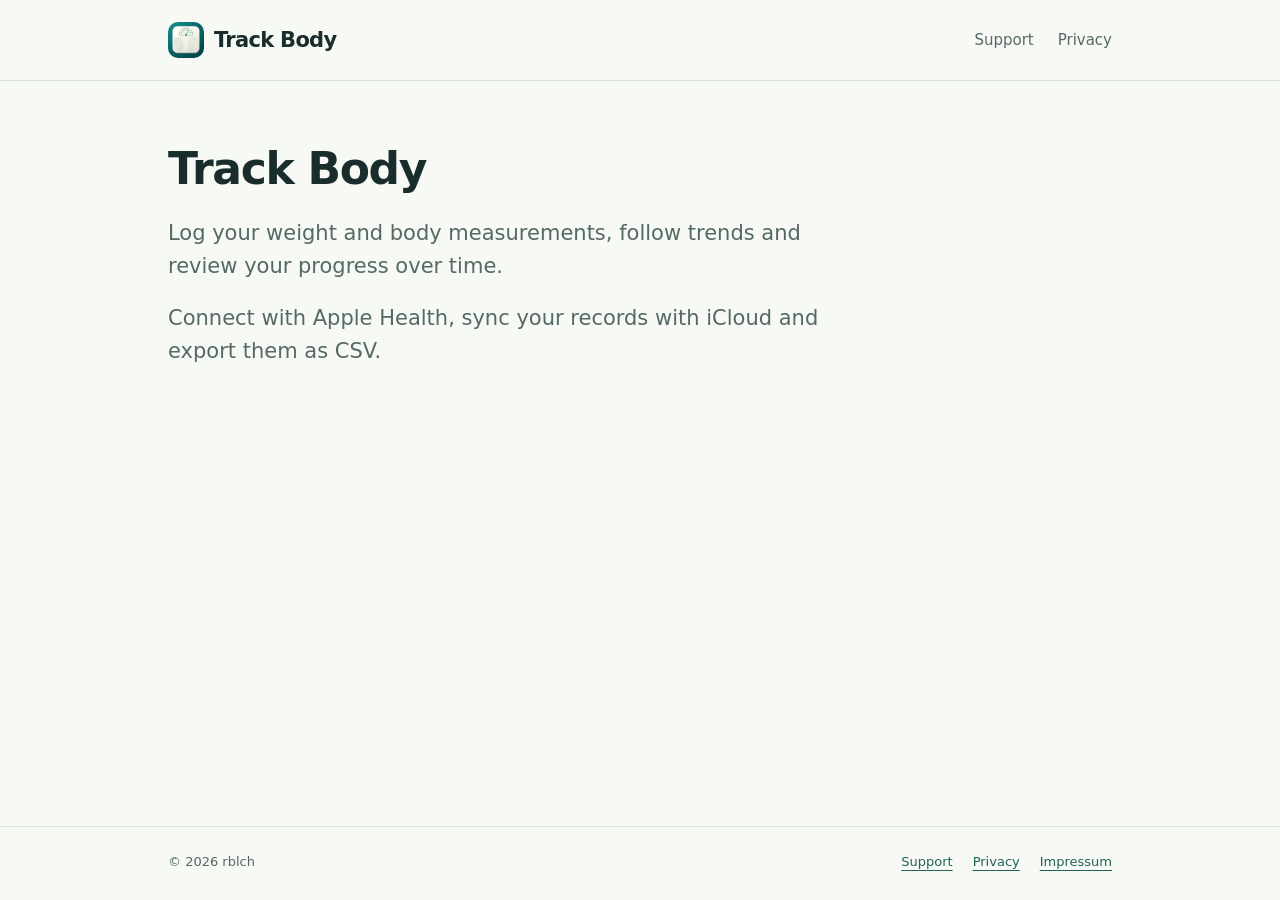
<file: index.html>
<!doctype html>
<html lang="en">
<head><meta charset="utf-8"><meta name="viewport" content="width=device-width, initial-scale=1"><meta name="description" content="Track your weight and body measurements, follow trends and review your progress with Track Body."><title>Track Body</title><link rel="stylesheet" href="styles.css?v=impressum-1"><link rel="icon" type="image/png" href="assets/app-icon.png"></head>
<body class="landing">
<a class="skip" href="#main">Skip to content</a>
<header><div class="wrap header-inner"><a class="brand" href="./"><img src="assets/app-icon.png" alt="" width="36" height="36">Track Body</a><nav aria-label="Main navigation"><a href="support/">Support</a><a href="privacy/">Privacy</a></nav></div></header>
<main id="main" class="wrap"><div class="landing-copy"><h1>Track Body</h1><p class="lead">Log your weight and body measurements, follow trends and review your progress over time.</p><p class="lead">Connect with Apple Health, sync your records with iCloud and export them as CSV.</p></div></main>
<footer><div class="wrap footer-inner"><p>© 2026 rblch</p><div class="footer-links"><a href="support/">Support</a><a href="privacy/">Privacy</a><a href="impressum/">Impressum</a></div></div></footer>
</body></html>
</file>
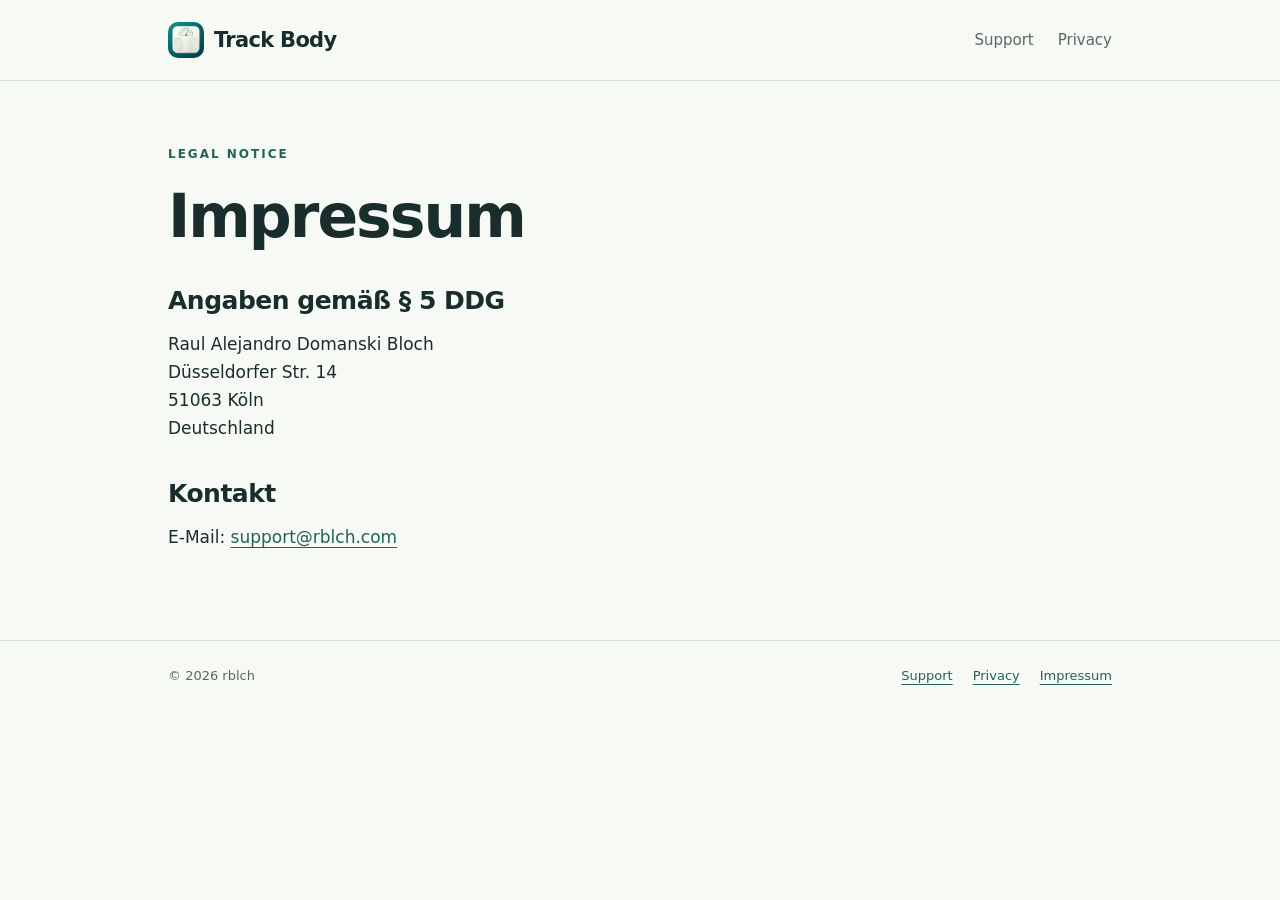
<file: impressum/index.html>
<!doctype html>
<html lang="de">
<head>
<meta charset="utf-8">
<meta name="viewport" content="width=device-width, initial-scale=1">
<meta name="robots" content="noindex">
<title>Impressum — Track Body</title>
<link rel="stylesheet" href="../styles.css?v=impressum-1">
<link rel="icon" type="image/png" href="../assets/app-icon.png">
</head>
<body>
<a class="skip" href="#main">Zum Inhalt</a>
<header><div class="wrap header-inner"><a class="brand" href="../"><img src="../assets/app-icon.png" alt="" width="36" height="36">Track Body</a><nav aria-label="Main navigation"><a href="../support/">Support</a><a href="../privacy/">Privacy</a></nav></div></header>
<main id="main" class="wrap"><div class="content">
<p class="eyebrow">Legal notice</p>
<h1>Impressum</h1>
<h2>Angaben gemäß § 5 DDG</h2>
<p>Raul Alejandro Domanski Bloch<br>Düsseldorfer Str. 14<br>51063 Köln<br>Deutschland</p>
<h2>Kontakt</h2>
<p>E-Mail: <a class="email" href="mailto:support@rblch.com">support@rblch.com</a></p>
</div></main>
<footer><div class="wrap footer-inner"><p>© 2026 rblch</p><div class="footer-links"><a href="../support/">Support</a><a href="../privacy/">Privacy</a><a href="./" aria-current="page">Impressum</a></div></div></footer>
</body>
</html>
</file>
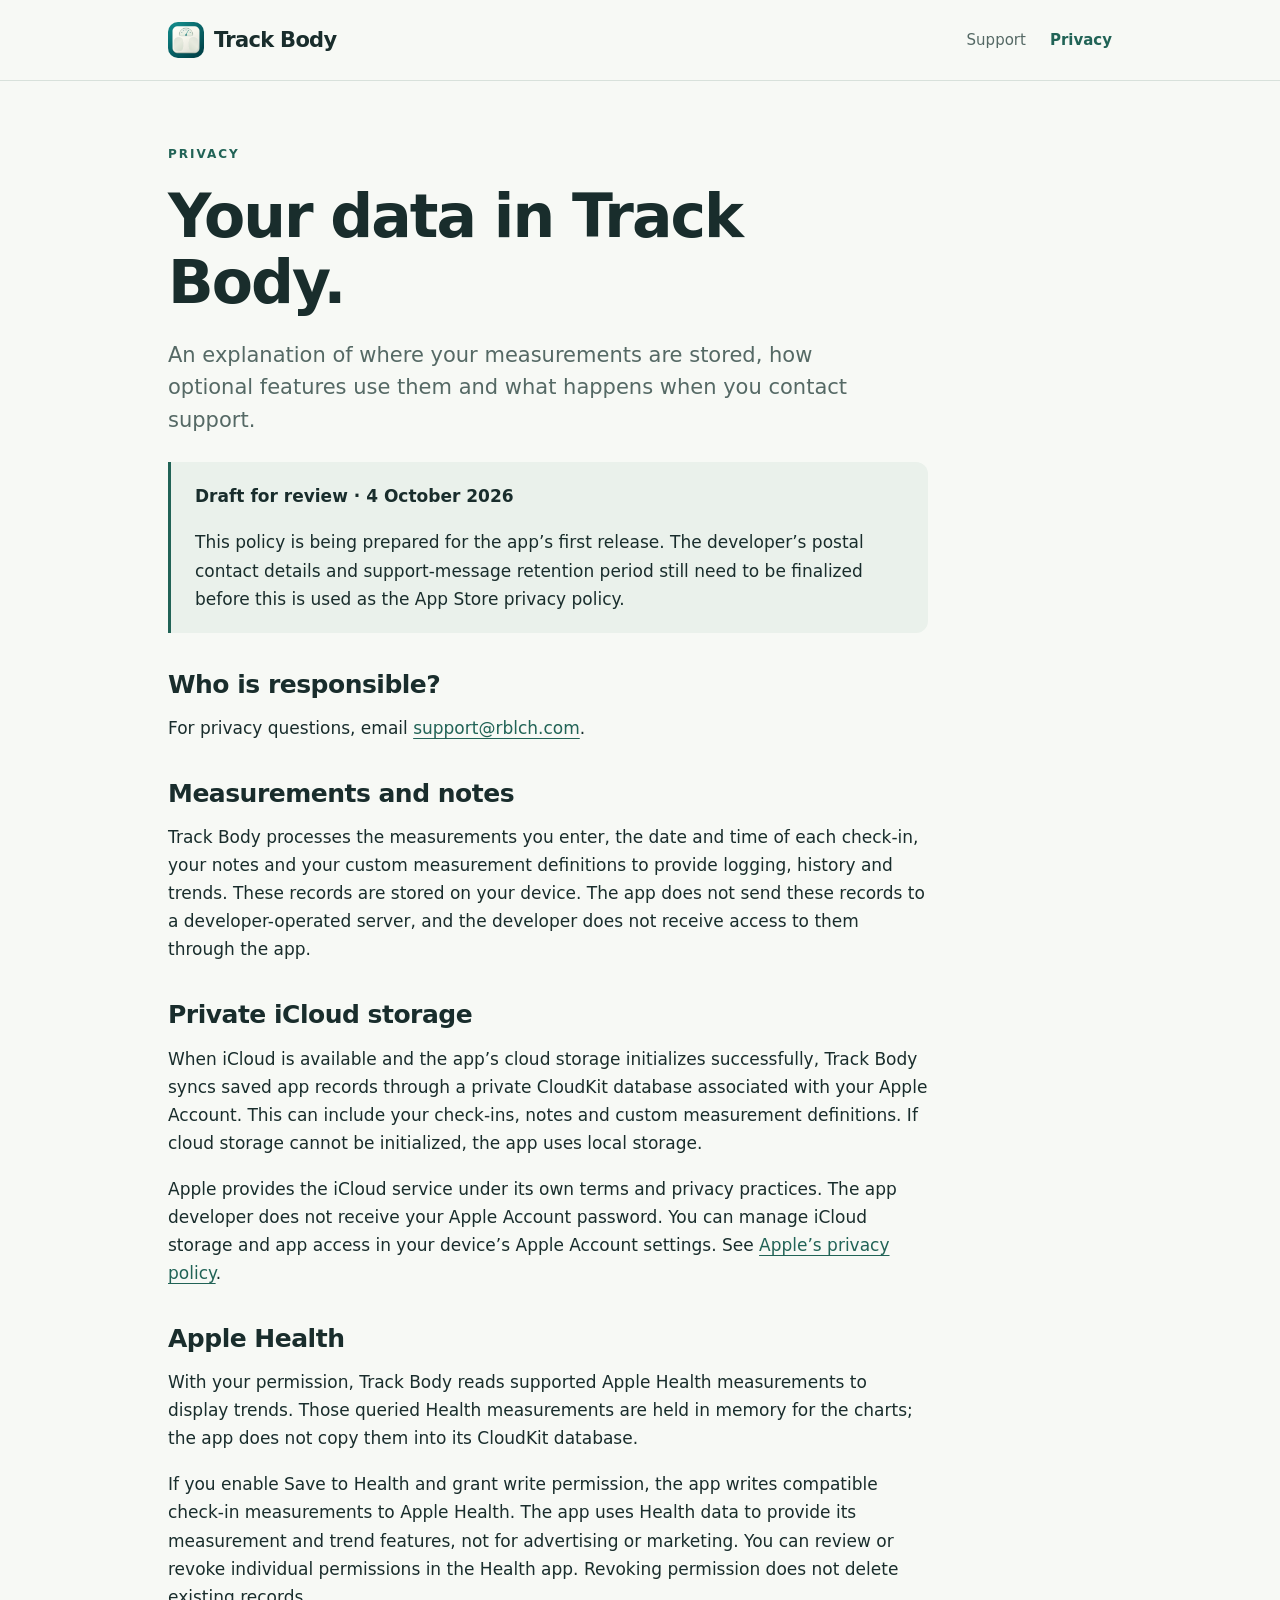
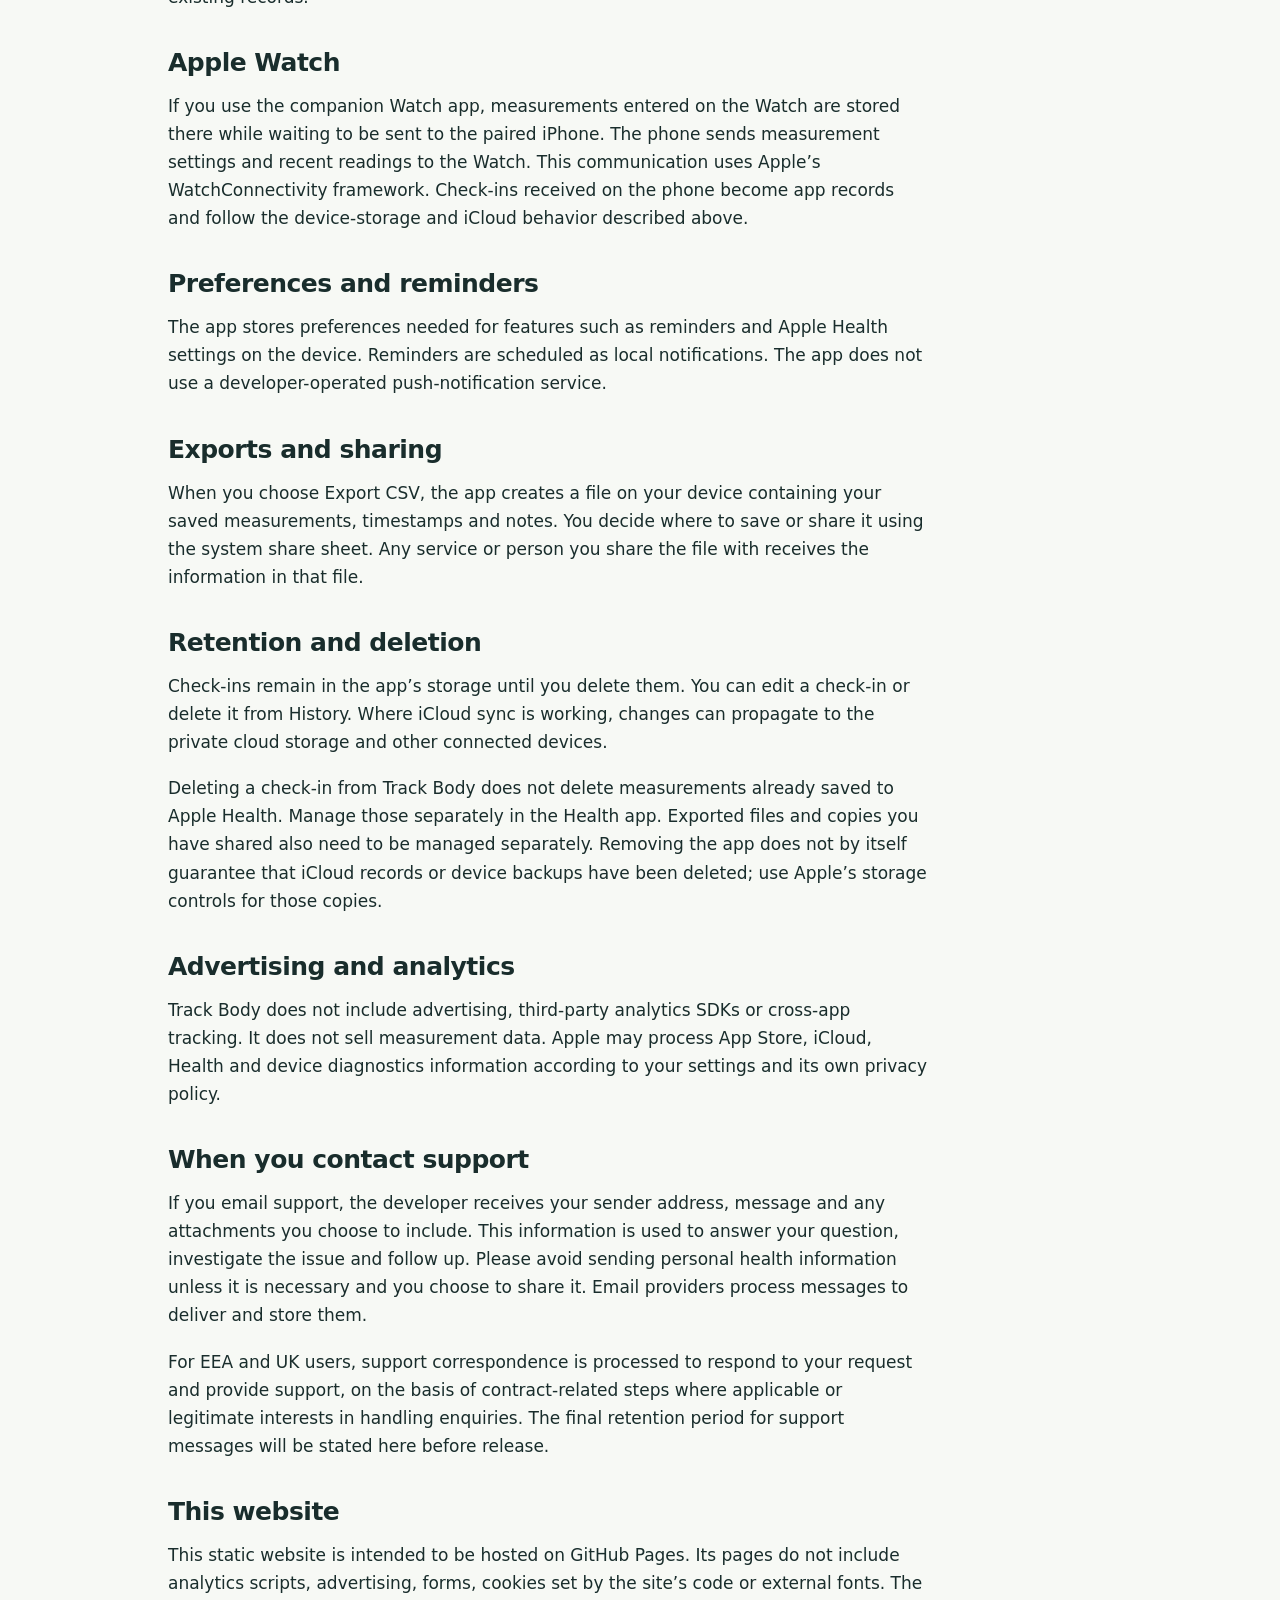
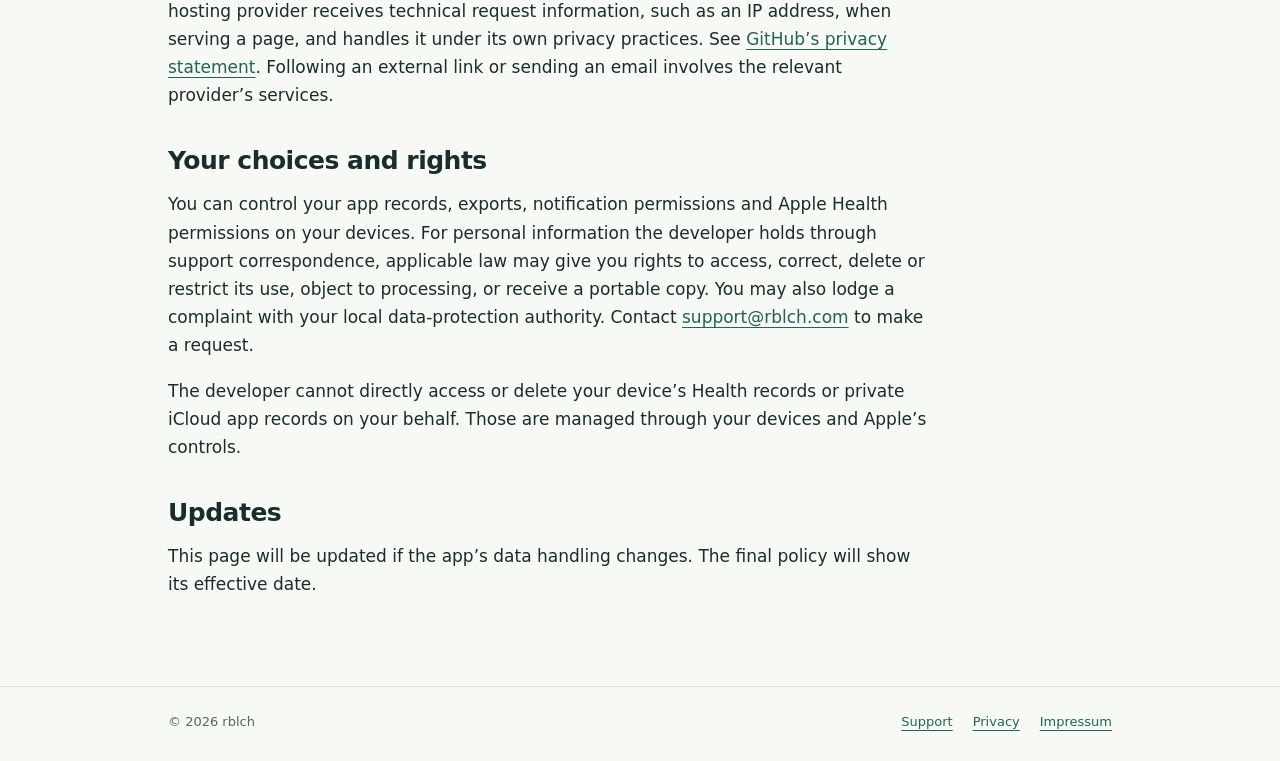
<file: privacy/index.html>
<!doctype html>
<html lang="en">
<head><meta charset="utf-8"><meta name="viewport" content="width=device-width, initial-scale=1"><meta name="description" content="How Track Body handles check-ins, Apple Health access, private iCloud sync and support messages."><meta name="robots" content="noindex"><title>Privacy — Track Body</title><link rel="stylesheet" href="../styles.css?v=impressum-1"><link rel="icon" type="image/png" href="../assets/app-icon.png"></head>
<body>
<a class="skip" href="#main">Skip to content</a>
<header><div class="wrap header-inner"><a class="brand" href="../"><img src="../assets/app-icon.png" alt="" width="36" height="36">Track Body</a><nav aria-label="Main navigation"><a href="../support/">Support</a><a href="./" aria-current="page">Privacy</a></nav></div></header>
<main id="main" class="wrap"><div class="content"><p class="eyebrow">Privacy</p><h1>Your data in Track Body.</h1><p class="lead">An explanation of where your measurements are stored, how optional features use them and what happens when you contact support.</p>
<div class="note"><p><strong>Draft for review · 4 October 2026</strong></p><p>This policy is being prepared for the app’s first release. The developer’s postal contact details and support-message retention period still need to be finalized before this is used as the App Store privacy policy.</p></div>
<h2>Who is responsible?</h2><p>For privacy questions, email <a class="email" href="mailto:support@rblch.com">support@rblch.com</a>.</p>
<h2>Measurements and notes</h2><p>Track Body processes the measurements you enter, the date and time of each check-in, your notes and your custom measurement definitions to provide logging, history and trends. These records are stored on your device. The app does not send these records to a developer-operated server, and the developer does not receive access to them through the app.</p>
<h2>Private iCloud storage</h2><p>When iCloud is available and the app’s cloud storage initializes successfully, Track Body syncs saved app records through a private CloudKit database associated with your Apple Account. This can include your check-ins, notes and custom measurement definitions. If cloud storage cannot be initialized, the app uses local storage.</p><p>Apple provides the iCloud service under its own terms and privacy practices. The app developer does not receive your Apple Account password. You can manage iCloud storage and app access in your device’s Apple Account settings. See <a href="https://www.apple.com/legal/privacy/">Apple’s privacy policy</a>.</p>
<h2>Apple Health</h2><p>With your permission, Track Body reads supported Apple Health measurements to display trends. Those queried Health measurements are held in memory for the charts; the app does not copy them into its CloudKit database.</p><p>If you enable Save to Health and grant write permission, the app writes compatible check-in measurements to Apple Health. The app uses Health data to provide its measurement and trend features, not for advertising or marketing. You can review or revoke individual permissions in the Health app. Revoking permission does not delete existing records.</p>
<h2>Apple Watch</h2><p>If you use the companion Watch app, measurements entered on the Watch are stored there while waiting to be sent to the paired iPhone. The phone sends measurement settings and recent readings to the Watch. This communication uses Apple’s WatchConnectivity framework. Check-ins received on the phone become app records and follow the device-storage and iCloud behavior described above.</p>
<h2>Preferences and reminders</h2><p>The app stores preferences needed for features such as reminders and Apple Health settings on the device. Reminders are scheduled as local notifications. The app does not use a developer-operated push-notification service.</p>
<h2>Exports and sharing</h2><p>When you choose Export CSV, the app creates a file on your device containing your saved measurements, timestamps and notes. You decide where to save or share it using the system share sheet. Any service or person you share the file with receives the information in that file.</p>
<h2>Retention and deletion</h2><p>Check-ins remain in the app’s storage until you delete them. You can edit a check-in or delete it from History. Where iCloud sync is working, changes can propagate to the private cloud storage and other connected devices.</p><p>Deleting a check-in from Track Body does not delete measurements already saved to Apple Health. Manage those separately in the Health app. Exported files and copies you have shared also need to be managed separately. Removing the app does not by itself guarantee that iCloud records or device backups have been deleted; use Apple’s storage controls for those copies.</p>
<h2>Advertising and analytics</h2><p>Track Body does not include advertising, third-party analytics SDKs or cross-app tracking. It does not sell measurement data. Apple may process App Store, iCloud, Health and device diagnostics information according to your settings and its own privacy policy.</p>
<h2>When you contact support</h2><p>If you email support, the developer receives your sender address, message and any attachments you choose to include. This information is used to answer your question, investigate the issue and follow up. Please avoid sending personal health information unless it is necessary and you choose to share it. Email providers process messages to deliver and store them.</p><p>For EEA and UK users, support correspondence is processed to respond to your request and provide support, on the basis of contract-related steps where applicable or legitimate interests in handling enquiries. The final retention period for support messages will be stated here before release.</p>
<h2>This website</h2><p>This static website is intended to be hosted on GitHub Pages. Its pages do not include analytics scripts, advertising, forms, cookies set by the site’s code or external fonts. The hosting provider receives technical request information, such as an IP address, when serving a page, and handles it under its own privacy practices. See <a href="https://docs.github.com/en/site-policy/privacy-policies/github-general-privacy-statement">GitHub’s privacy statement</a>. Following an external link or sending an email involves the relevant provider’s services.</p>
<h2>Your choices and rights</h2><p>You can control your app records, exports, notification permissions and Apple Health permissions on your devices. For personal information the developer holds through support correspondence, applicable law may give you rights to access, correct, delete or restrict its use, object to processing, or receive a portable copy. You may also lodge a complaint with your local data-protection authority. Contact <a href="mailto:support@rblch.com">support@rblch.com</a> to make a request.</p><p>The developer cannot directly access or delete your device’s Health records or private iCloud app records on your behalf. Those are managed through your devices and Apple’s controls.</p>
<h2>Updates</h2><p>This page will be updated if the app’s data handling changes. The final policy will show its effective date.</p>
</div></main>
<footer><div class="wrap footer-inner"><p>© 2026 rblch</p><div class="footer-links"><a href="../support/">Support</a><a href="./">Privacy</a><a href="../impressum/">Impressum</a></div></div></footer>
</body></html>
</file>
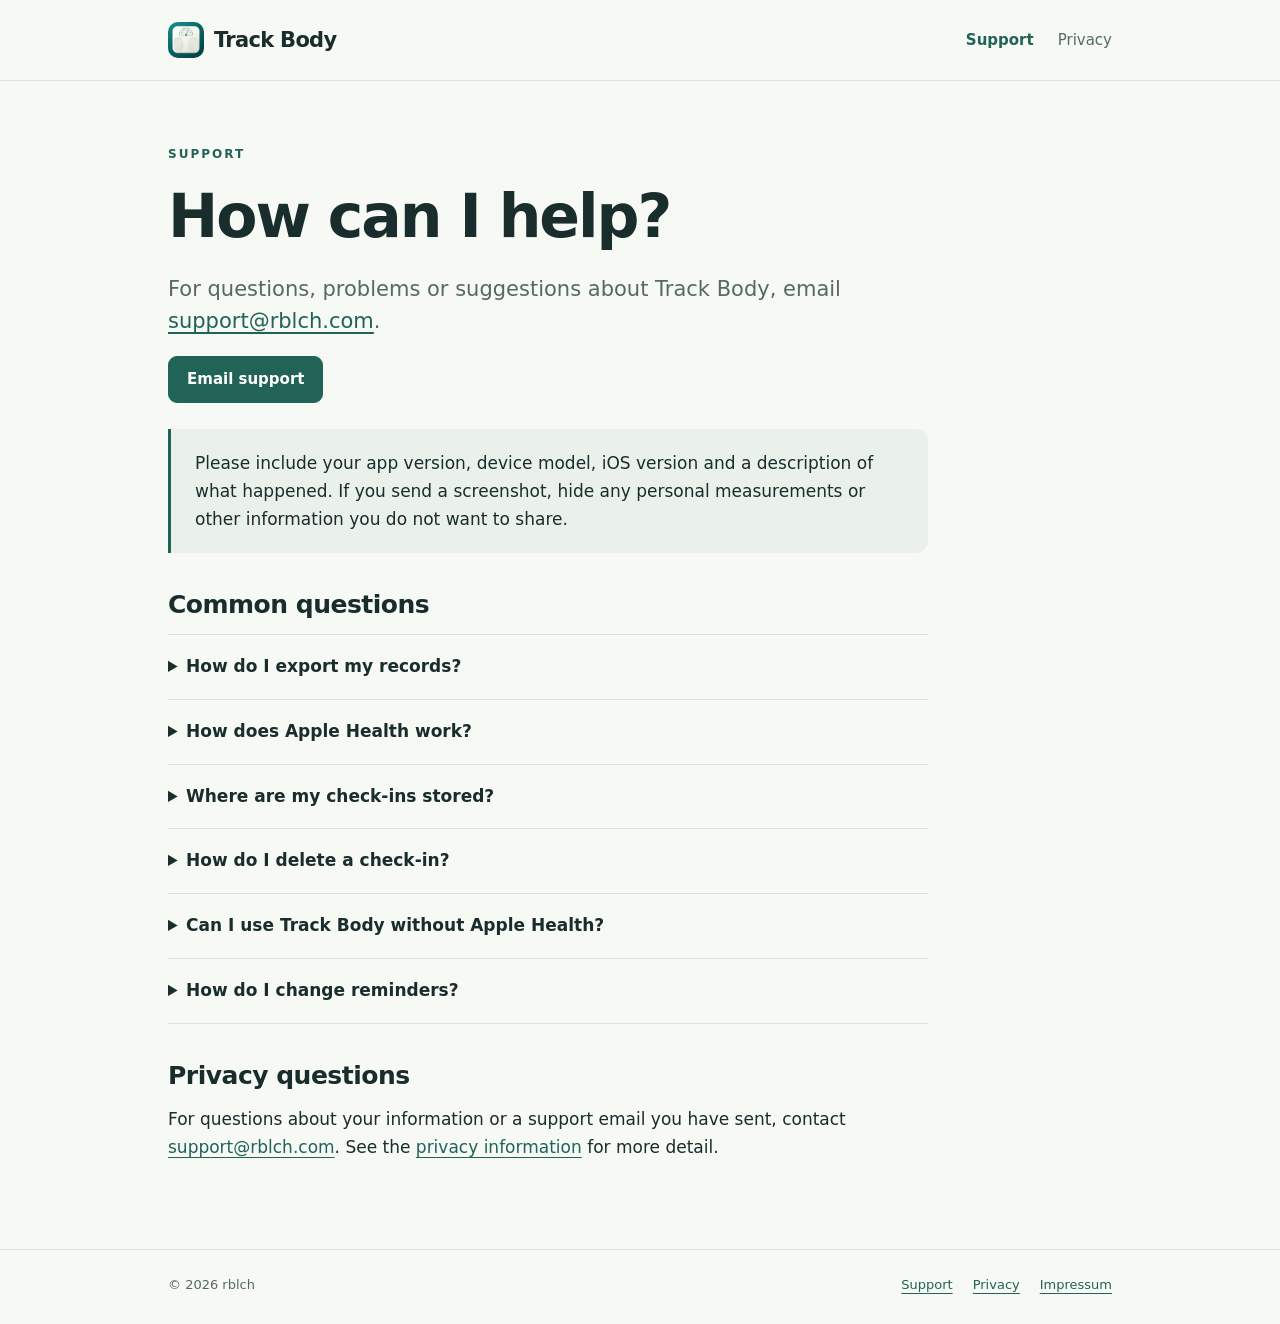
<file: support/index.html>
<!doctype html>
<html lang="en">
<head><meta charset="utf-8"><meta name="viewport" content="width=device-width, initial-scale=1"><meta name="description" content="Contact Track Body support and get help with Apple Health, iCloud sync, check-ins and CSV exports."><title>Support — Track Body</title><link rel="stylesheet" href="../styles.css?v=impressum-1"><link rel="icon" type="image/png" href="../assets/app-icon.png"></head>
<body>
<a class="skip" href="#main">Skip to content</a>
<header><div class="wrap header-inner"><a class="brand" href="../"><img src="../assets/app-icon.png" alt="" width="36" height="36">Track Body</a><nav aria-label="Main navigation"><a href="./" aria-current="page">Support</a><a href="../privacy/">Privacy</a></nav></div></header>
<main id="main" class="wrap"><div class="content"><p class="eyebrow">Support</p><h1>How can I help?</h1><p class="lead">For questions, problems or suggestions about Track Body, email <a class="email" href="mailto:support@rblch.com">support@rblch.com</a>.</p>
<a class="button" href="mailto:support@rblch.com?subject=Track%20Body%20support">Email support</a>
<div class="note"><p>Please include your app version, device model, iOS version and a description of what happened. If you send a screenshot, hide any personal measurements or other information you do not want to share.</p></div>
<h2>Common questions</h2>
<details><summary>How do I export my records?</summary><p>Open Track Body, go to Settings and choose Export CSV. Use the share sheet to save the file or send it to a destination you choose. The file includes your recorded measurements, timestamps and notes.</p></details>
<details><summary>How does Apple Health work?</summary><p>Track Body can display supported Apple Health measurements in Trends when you grant read permission. To write compatible measurements when saving a check-in, enable Save to Health in Track Body’s Settings and grant the requested permissions. You can review or revoke permissions in the Health app.</p></details>
<details><summary>Where are my check-ins stored?</summary><p>The app stores your check-ins on your device and attempts to sync them through your private iCloud storage. Track Body’s Settings shows the current iCloud status. If iCloud could not be initialized, the app uses local storage.</p></details>
<details><summary>How do I delete a check-in?</summary><p>In History, find the check-in, swipe its row and choose Delete. Deleting it from Track Body does not remove measurements already saved to Apple Health. You can manage those separately in the Health app.</p></details>
<details><summary>Can I use Track Body without Apple Health?</summary><p>Yes. You can record check-ins and view your saved history without granting Apple Health permissions.</p></details>
<details><summary>How do I change reminders?</summary><p>Open Settings in Track Body and adjust your reminder preferences. Notifications also need to be allowed in your device’s notification settings.</p></details>
<h2>Privacy questions</h2><p>For questions about your information or a support email you have sent, contact <a href="mailto:support@rblch.com">support@rblch.com</a>. See the <a href="../privacy/">privacy information</a> for more detail.</p>
</div></main>
<footer><div class="wrap footer-inner"><p>© 2026 rblch</p><div class="footer-links"><a href="./">Support</a><a href="../privacy/">Privacy</a><a href="../impressum/">Impressum</a></div></div></footer>
</body></html>
</file>
<file: styles.css>
:root{color-scheme:light;--ink:#192d2c;--muted:#556965;--accent:#216356;--paper:#f7f9f5;--line:#d8e1db;--card:#fff}
*{box-sizing:border-box}body{margin:0;background:var(--paper);color:var(--ink);font-family:system-ui,-apple-system,BlinkMacSystemFont,"Segoe UI",sans-serif;font-size:17px;line-height:1.65}a{color:var(--accent);text-underline-offset:4px}a:hover{text-decoration-thickness:2px}a:focus-visible,summary:focus-visible{outline:3px solid var(--accent);outline-offset:5px}.skip{position:absolute;left:16px;top:-100px;padding:8px 16px;background:white}.skip:focus{top:12px;z-index:2}.wrap{max-width:1000px;margin:auto;padding:0 28px}header{border-bottom:1px solid var(--line)}.header-inner{display:flex;align-items:center;justify-content:space-between;gap:24px;padding-top:22px;padding-bottom:22px}.brand{display:inline-flex;align-items:center;font-size:21px;font-weight:750;letter-spacing:-.7px;color:var(--ink);text-decoration:none;white-space:nowrap}.brand img{width:36px;height:36px;margin-right:10px;border-radius:10px;object-fit:cover}nav{display:flex;gap:24px;font-size:15px}nav a{text-decoration:none;color:var(--muted)}nav a[aria-current=page]{color:var(--accent);font-weight:700}main.wrap{padding-top:64px;padding-bottom:70px}.eyebrow{font-size:12px;font-weight:750;text-transform:uppercase;letter-spacing:2px;color:var(--accent);margin:0 0 12px}h1{font-size:clamp(36px,6vw,60px);line-height:1.1;letter-spacing:-2px;margin:0 0 24px;font-weight:720}h2{font-size:25px;line-height:1.25;letter-spacing:-.5px;margin:36px 0 14px}h3{font-size:19px;line-height:1.35;margin:0 0 10px}.lead{font-size:21px;line-height:1.55;color:var(--muted);max-width:700px;margin:0 0 32px}.cards{display:grid;grid-template-columns:1fr 1fr;gap:20px;margin-top:42px}.card{background:var(--card);border:1px solid var(--line);border-radius:18px;padding:28px}.card p{color:var(--muted);margin:0 0 20px}.card h2{margin:0 0 12px}.button{display:inline-block;background:var(--accent);border:1px solid var(--accent);border-radius:9px;color:white;padding:10px 18px;font-size:15px;font-weight:650;text-decoration:none}.button:hover{background:#174b40}.content{max-width:760px}.content p{margin:0 0 18px}.content li{margin-bottom:7px}.note{padding:20px 24px;border-left:3px solid var(--accent);background:#eaf1eb;border-radius:0 12px 12px 0;margin:26px 0}.note p:last-child{margin-bottom:0}.small{font-size:14px;color:var(--muted)}details{border-top:1px solid var(--line);padding:20px 0}details:last-of-type{border-bottom:1px solid var(--line)}summary{cursor:pointer;font-weight:650;line-height:1.4}details p{margin-top:16px!important;color:var(--muted)}footer{border-top:1px solid var(--line);font-size:13px;color:var(--muted)}.footer-inner{padding-top:24px;padding-bottom:28px;display:flex;justify-content:space-between;gap:20px}.footer-inner p{margin:0}.footer-links{display:flex;gap:20px}ul{padding-left:24px}.email{overflow-wrap:anywhere}@media(max-width:600px){.wrap{padding-left:20px;padding-right:20px}.header-inner{gap:14px}.brand{font-size:18px}.brand img{width:30px;height:30px;margin-right:6px}nav{gap:16px;font-size:14px}main.wrap{padding-top:42px;padding-bottom:48px}.lead{font-size:19px}.cards{grid-template-columns:1fr;margin-top:30px}.card{padding:24px}h1{letter-spacing:-1.3px}.footer-inner{flex-direction:column;gap:12px}}

body.landing{min-height:100vh;min-height:100svh;display:flex;flex-direction:column}.landing main.wrap{width:100%;flex:1}.landing-copy{max-width:660px}.landing h1{font-size:clamp(34px,5vw,44px);letter-spacing:-1.3px}.landing .lead{margin-bottom:20px}.landing .lead:last-child{margin-bottom:0}.landing .footer-inner{flex-direction:row;align-items:center}.landing .footer-links{margin-left:auto}

nav,.footer-links{flex-wrap:wrap;justify-content:flex-end}.landing .footer-links{min-width:0;row-gap:6px}.landing .footer-inner>p{flex-shrink:0}
</file>
